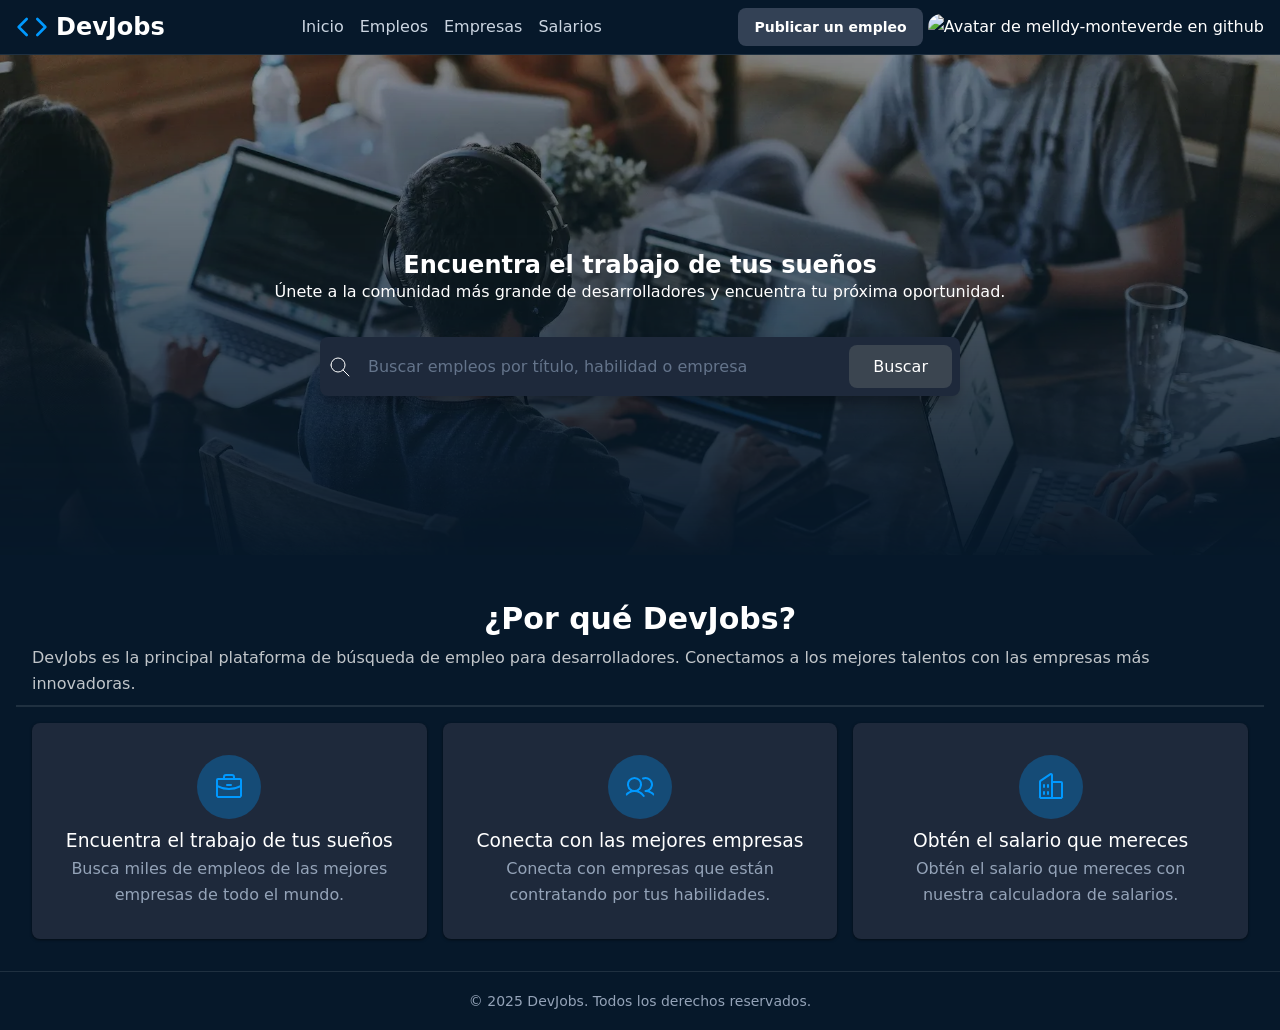
<file: index.html>
<!doctype html>
<html lang="es">
  <head>
    <title>DevJobs - Inicio</title>
    <meta charset="UTF-8" />
    <meta
      name="description"
      content="Encuentra las mejores ofertas de trabajo para desarrolladores en DevJobs."
    />
    <meta
      property="og:title"
      content="DevJobs | Encuentra tu próximo trabajo como desarrollador"
    />
    <meta
      property="og:description"
      content="Únete a la comunidad más grande de desarrolladores y encuentra tu próxima oportunidad."
    />
    <meta property="og:image" content="" />
    <meta property="og:url" content="" />
    <meta property="og:type" content="website" />
    <meta property="og:site_name" content="DevJobs" />
    <meta property="og:locale" content="es_ES" />
    <link rel="stylesheet" href="./css/styles.css" />
    <script type="module" src="./js/index.js"></script>
  </head>

  <body>
    <header>
      <h1>
        <svg
          fill="none"
          stroke="currentColor"
          stroke-linecap="round"
          stroke-linejoin="round"
          stroke-width="2"
          viewBox="0 0 24 24"
          xmlns="http://www.w3.org/2000/svg"
        >
          <polyline points="16 18 22 12 16 6"></polyline>
          <polyline points="8 6 2 12 8 18"></polyline>
        </svg>
        DevJobs
      </h1>

      <nav>
        <!-- <a href="" target="_blank" rel="noopener noreferrer">pagina externa</a> -->
        <!--hacer esto para enlaces externos por seguridad-->
        <a href="">Inicio</a>
        <a href="./pages/empleos.html">Empleos</a>
        <a href="./pages/empresas.html">Empresas</a>
        <a href="./pages/salarios.html">Salarios</a>
      </nav>

      <div>
        <a href="">Publicar un empleo</a>
        <!-- <a href="">Iniciar sesión</a> -->
        <devjobs-avatar
          class=""
          service="github"
          username="melldy-monteverde"
          size="40"
        ></devjobs-avatar>
      </div>
    </header>

    <main>
      <section>
        <img src="./background.webp" width="200" />

        <h1>Encuentra el trabajo de tus sueños</h1>

        <p>
          Únete a la comunidad más grande de desarrolladores y encuentra tu
          próxima oportunidad.
        </p>

        <form role="search">
          <div>
            <svg
              xmlns="http://www.w3.org/2000/svg"
              width="24"
              height="24"
              viewBox="0 0 24 24"
              fill="none"
              stroke="currentColor"
              stroke-width="1"
              stroke-linecap="round"
              stroke-linejoin="round"
              class="icon icon-tabler icons-tabler-outline icon-tabler-search"
            >
              <path stroke="none" d="M0 0h24v24H0z" fill="none" />
              <path d="M10 10m-7 0a7 7 0 1 0 14 0a7 7 0 1 0 -14 0" />
              <path d="M21 21l-6 -6" />
            </svg>

            <input
              required
              type="text"
              placeholder="Buscar empleos por título, habilidad o empresa"
            />

            <button type="submit">Buscar</button>
          </div>
        </form>
      </section>

      <section>
        <header>
          <h2>¿Por qué DevJobs?</h2>
          <p>
            DevJobs es la principal plataforma de búsqueda de empleo para
            desarrolladores. Conectamos a los mejores talentos con las empresas
            más innovadoras.
          </p>
        </header>

        <footer>
          <article>
            <svg
              fill="currentColor"
              height="32"
              viewBox="0 0 256 256"
              width="32"
              xmlns="http://www.w3.org/2000/svg"
              aria-hidden="true"
            >
              <path
                d="M216,56H176V48a24,24,0,0,0-24-24H104A24,24,0,0,0,80,48v8H40A16,16,0,0,0,24,72V200a16,16,0,0,0,16,16H216a16,16,0,0,0,16-16V72A16,16,0,0,0,216,56ZM96,48a8,8,0,0,1,8-8h48a8,8,0,0,1,8,8v8H96ZM216,72v41.61A184,184,0,0,1,128,136a184.07,184.07,0,0,1-88-22.38V72Zm0,128H40V131.64A200.19,200.19,0,0,0,128,152a200.25,200.25,0,0,0,88-20.37V200ZM104,112a8,8,0,0,1,8-8h32a8,8,0,0,1,0,16H112A8,8,0,0,1,104,112Z"
              ></path>
            </svg>
            <h3>Encuentra el trabajo de tus sueños</h3>
            <p>
              Busca miles de empleos de las mejores empresas de todo el mundo.
            </p>
          </article>

          <article>
            <svg
              fill="currentColor"
              height="32"
              viewBox="0 0 256 256"
              width="32"
              xmlns="http://www.w3.org/2000/svg"
              aria-hidden="true"
            >
              <path
                d="M117.25,157.92a60,60,0,1,0-66.5,0A95.83,95.83,0,0,0,3.53,195.63a8,8,0,1,0,13.4,8.74,80,80,0,0,1,134.14,0,8,8,0,0,0,13.4-8.74A95.83,95.83,0,0,0,117.25,157.92ZM40,108a44,44,0,1,1,44,44A44.05,44.05,0,0,1,40,108Zm210.14,98.7a8,8,0,0,1-11.07-2.33A79.83,79.83,0,0,0,172,168a8,8,0,0,1,0-16,44,44,0,1,0-16.34-84.87,8,8,0,1,1-5.94-14.85,60,60,0,0,1,55.53,105.64,95.83,95.83,0,0,1,47.22,37.71A8,8,0,0,1,250.14,206.7Z"
              ></path>
            </svg>
            <h3>Conecta con las mejores empresas</h3>
            <p>
              Conecta con empresas que están contratando por tus habilidades.
            </p>
          </article>

          <article>
            <svg
              fill="currentColor"
              height="32"
              viewBox="0 0 256 256"
              width="32"
              xmlns="http://www.w3.org/2000/svg"
              aria-hidden="true"
            >
              <path
                d="M240,208H224V96a16,16,0,0,0-16-16H144V32a16,16,0,0,0-24.88-13.32L39.12,72A16,16,0,0,0,32,85.34V208H16a8,8,0,0,0,0,16H240a8,8,0,0,0,0-16ZM208,96V208H144V96ZM48,85.34,128,32V208H48ZM112,112v16a8,8,0,0,1-16,0V112a8,8,0,1,1,16,0Zm-32,0v16a8,8,0,0,1-16,0V112a8,8,0,1,1,16,0Zm0,56v16a8,8,0,0,1-16,0V168a8,8,0,0,1,16,0Zm32,0v16a8,8,0,0,1-16,0V168a8,8,0,0,1,16,0Z"
              ></path>
            </svg>
            <h3>Obtén el salario que mereces</h3>
            <p>
              Obtén el salario que mereces con nuestra calculadora de salarios.
            </p>
          </article>
        </footer>
      </section>
    </main>

    <footer>
      <small>&copy; 2025 DevJobs. Todos los derechos reservados.</small>
    </footer>
  </body>
</html>
</file>
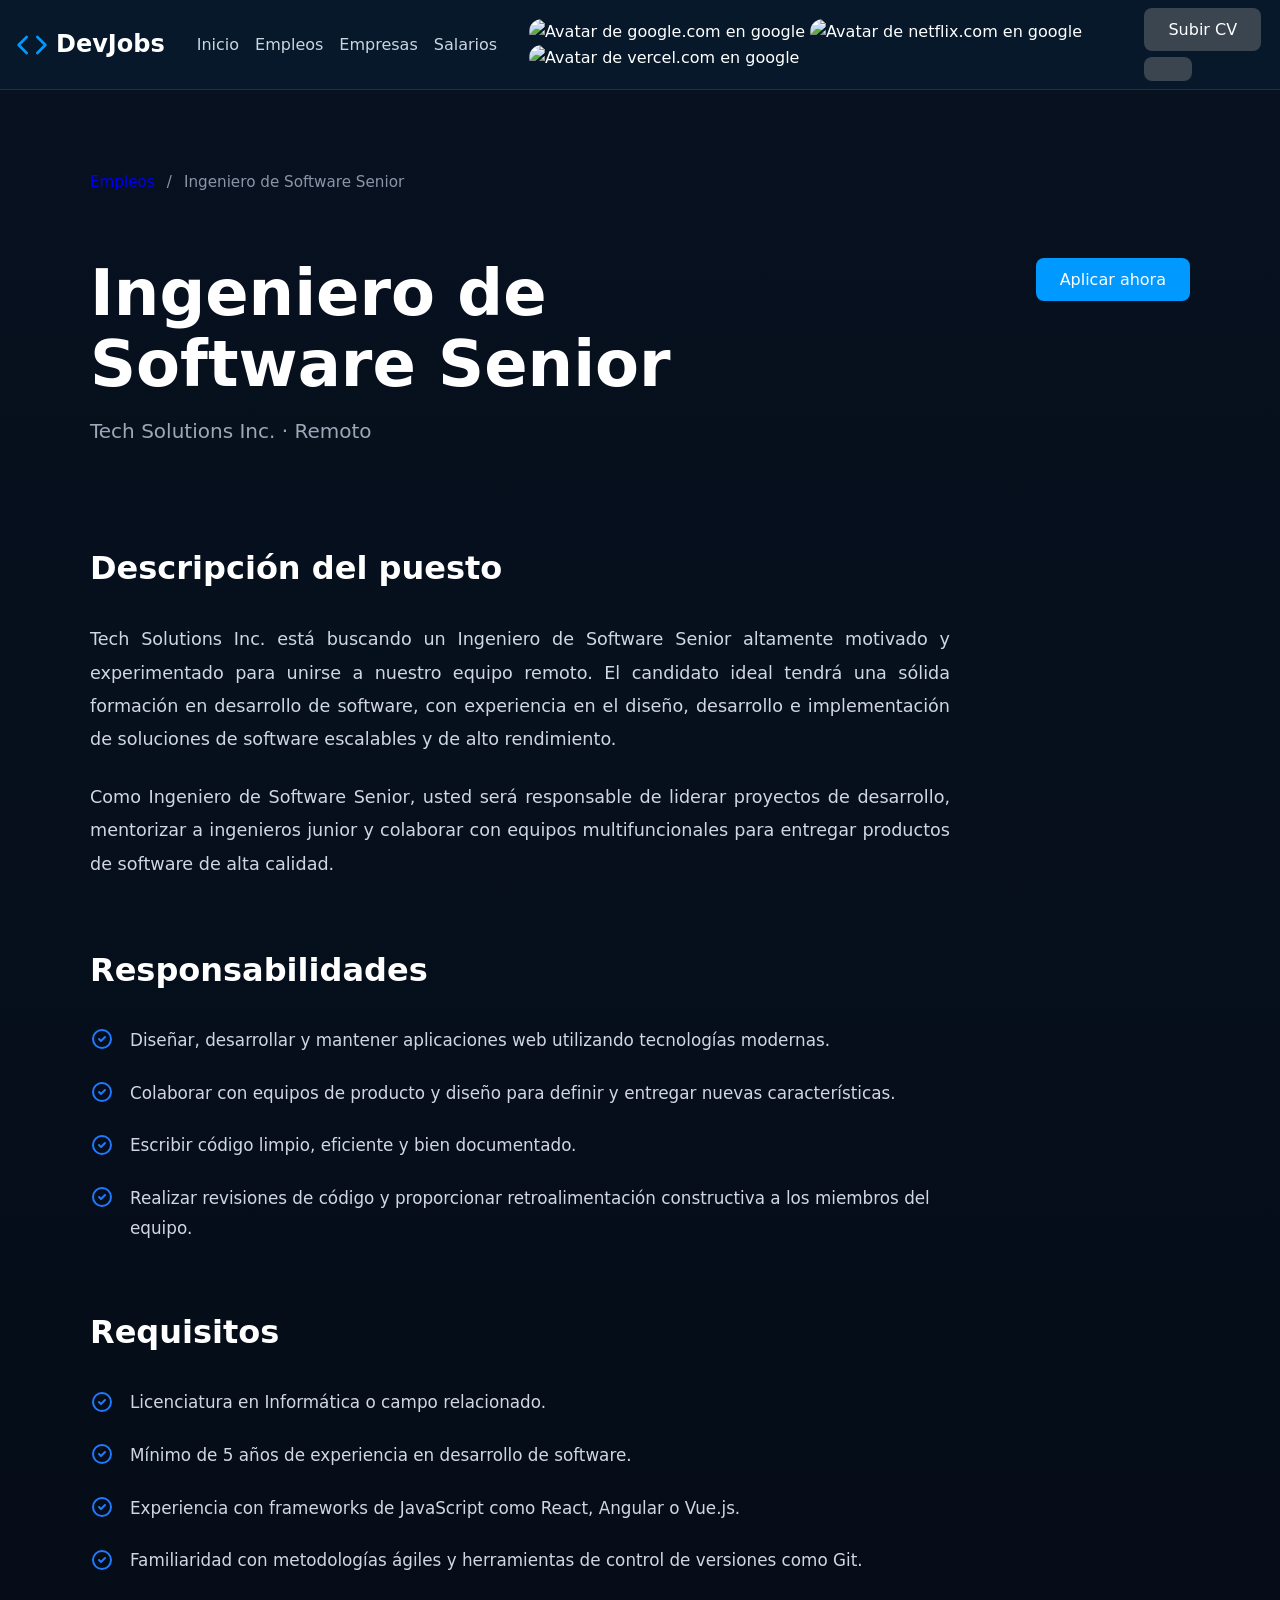
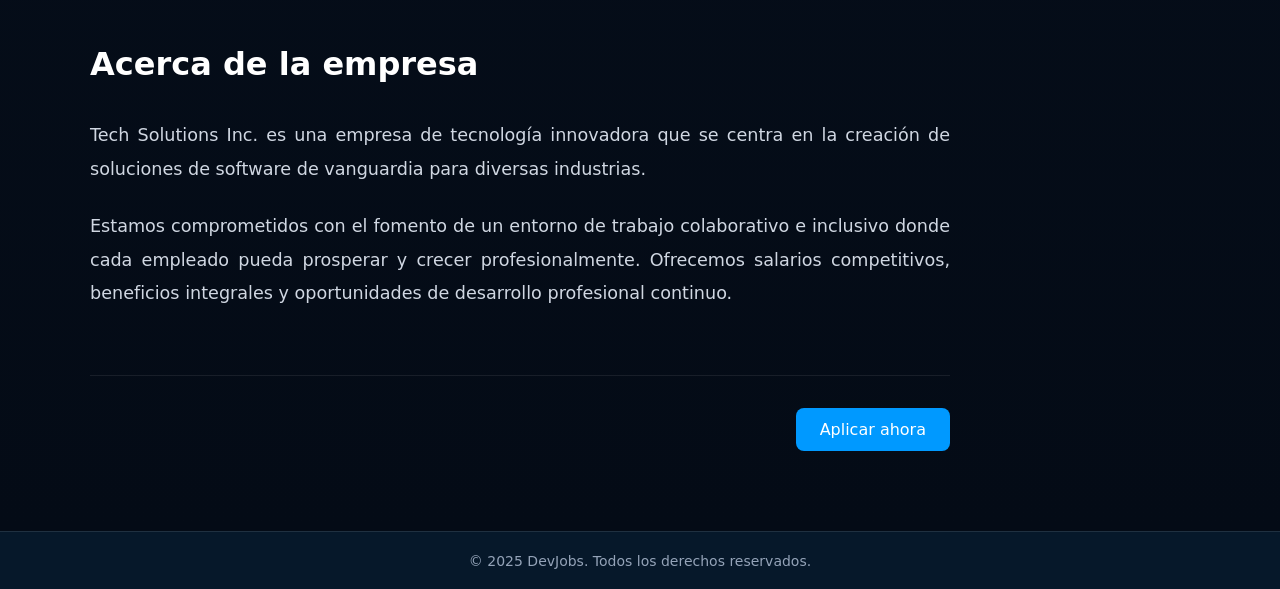
<file: pages/detalleEmpleo.html>
<!doctype html>
<html lang="es">
  <head>
    <title>DevJobs - Empleos</title>
    <meta charset="UTF-8" />
    <meta
      name="description"
      content="Listado con empleos y filtros para encontrar el trabajo de tus sueños."
    />
    <meta
      property="og:title"
      content="DevJobs | Encuentra tu próximo trabajo como desarrollador"
    />
    <meta
      property="og:description"
      content="Únete a la comunidad más grande de desarrolladores y encuentra tu próxima oportunidad."
    />
    <meta property="og:image" content="" />
    <meta property="og:url" content="" />
    <meta property="og:type" content="website" />
    <meta property="og:site_name" content="DevJobs" />
    <meta property="og:locale" content="es_ES" />

    <link rel="stylesheet" href="../css/styles.css" />
    <script type="module" src="../js/index.js"></script>
  </head>

  <body>
    <header>
      <h1>
        <svg
          fill="none"
          stroke="currentColor"
          stroke-linecap="round"
          stroke-linejoin="round"
          stroke-width="2"
          viewBox="0 0 24 24"
          xmlns="http://www.w3.org/2000/svg"
        >
          <polyline points="16 18 22 12 16 6"></polyline>
          <polyline points="8 6 2 12 8 18"></polyline>
        </svg>
        DevJobs
      </h1>

      <nav>
        <a href="../index.html">Inicio</a>
        <a href="../pages/empleos.html">Empleos</a>
        <a href="../pages/empresas.html">Empresas</a>
        <a href="../pages/salarios.html">Salarios</a>
      </nav>
      <div>
        <devjobs-avatar service="google" username="google.com" size="32">
        </devjobs-avatar>

        <devjobs-avatar service="google" username="netflix.com" size="32">
        </devjobs-avatar>

        <devjobs-avatar service="google" username="vercel.com" size="32">
        </devjobs-avatar>
      </div>
      <div class="">
        <button class="">Subir CV</button>
        <button class=""></button>
      </div>
    </header>

    <main>
      <main class="jobs-details">
        <div class="container">
          <!-- Breadcrumb -->
          <div class="jobs-details-breadcrumb">
            <a href="./empleos.html">Empleos</a> <span>/</span>
            <span>Ingeniero de Software Senior</span>
          </div>
          <!-- Header -->
          <div class="jobs-details-header">
            <div class="jobs-details-info">
              <h1 class="jobs-details-title">Ingeniero de Software Senior</h1>
              <p class="jobs-details-company">Tech Solutions Inc. · Remoto</p>
            </div>
            <button class="button-apply-job">Aplicar ahora</button>
          </div>
          <!-- Content -->
          <div class="jobs-details-content">
            <!-- Descripción -->
            <section class="jobs-details-section">
              <h2 class="jobs-details-section-title">Descripción del puesto</h2>
              <p class="jobs-details-text">
                Tech Solutions Inc. está buscando un Ingeniero de Software
                Senior altamente motivado y experimentado para unirse a nuestro
                equipo remoto. El candidato ideal tendrá una sólida formación en
                desarrollo de software, con experiencia en el diseño, desarrollo
                e implementación de soluciones de software escalables y de alto
                rendimiento.
              </p>
              <p class="jobs-details-text">
                Como Ingeniero de Software Senior, usted será responsable de
                liderar proyectos de desarrollo, mentorizar a ingenieros junior
                y colaborar con equipos multifuncionales para entregar productos
                de software de alta calidad.
              </p>
            </section>
            <!-- Responsabilidades -->
            <section class="jobs-details-section">
              <h2 class="jobs-details-section-title">Responsabilidades</h2>
              <ul class="jobs-details-list">
                <li class="jobs-details-list-item">
                  <svg
                    class="jobs-details-list-icon"
                    xmlns="http://www.w3.org/2000/svg"
                    width="24"
                    height="24"
                    viewBox="0 0 24 24"
                    fill="none"
                    stroke="currentColor"
                    stroke-width="2"
                    stroke-linecap="round"
                    stroke-linejoin="round"
                  >
                    <path stroke="none" d="M0 0h24H0z" fill="none" />
                    <path d="M3 12a9 9 0 1 0 18 0a9 9 0 1 0 -18 0" />
                    <path d="M9 12l2 2l4 -4" />
                  </svg>
                  <span>
                    Diseñar, desarrollar y mantener aplicaciones web utilizando
                    tecnologías modernas.
                  </span>
                </li>
                <li class="jobs-details-list-item">
                  <svg
                    class="jobs-details-list-icon"
                    xmlns="http://www.w3.org/2000/svg"
                    width="24"
                    height="24"
                    viewBox="0 0 24 24"
                    fill="none"
                    stroke="currentColor"
                    stroke-width="2"
                    stroke-linecap="round"
                    stroke-linejoin="round"
                  >
                    <path stroke="none" d="M0 0h24H0z" fill="none" />
                    <path d="M3 12a9 9 0 1 0 18 0a9 9 0 1 0 -18 0" />
                    <path d="M9 12l2 2l4 -4" />
                  </svg>
                  <span>
                    Colaborar con equipos de producto y diseño para definir y
                    entregar nuevas características.
                  </span>
                </li>
                <li class="jobs-details-list-item">
                  <svg
                    class="jobs-details-list-icon"
                    xmlns="http://www.w3.org/2000/svg"
                    width="24"
                    height="24"
                    viewBox="0 0 24 24"
                    fill="none"
                    stroke="currentColor"
                    stroke-width="2"
                    stroke-linecap="round"
                    stroke-linejoin="round"
                  >
                    <path stroke="none" d="M0 0h24H0z" fill="none" />
                    <path d="M3 12a9 9 0 1 0 18 0a9 9 0 1 0 -18 0" />
                    <path d="M9 12l2 2l4 -4" />
                  </svg>
                  <span>
                    Escribir código limpio, eficiente y bien documentado.
                  </span>
                </li>
                <li class="jobs-details-list-item">
                  <svg
                    class="jobs-details-list-icon"
                    xmlns="http://www.w3.org/2000/svg"
                    width="24"
                    height="24"
                    viewBox="0 0 24 24"
                    fill="none"
                    stroke="currentColor"
                    stroke-width="2"
                    stroke-linecap="round"
                    stroke-linejoin="round"
                  >
                    <path stroke="none" d="M0 0h24H0z" fill="none" />
                    <path d="M3 12a9 9 0 1 0 18 0a9 9 0 1 0 -18 0" />
                    <path d="M9 12l2 2l4 -4" />
                  </svg>
                  <span>
                    Realizar revisiones de código y proporcionar
                    retroalimentación constructiva a los miembros del equipo.
                  </span>
                </li>
              </ul>
            </section>
            <!-- Requisitos -->
            <section class="jobs-details-section">
              <h2 class="jobs-details-section-title">Requisitos</h2>
              <ul class="jobs-details-list">
                <li class="jobs-details-list-item">
                  <svg
                    class="jobs-details-list-icon"
                    xmlns="http://www.w3.org/2000/svg"
                    width="24"
                    height="24"
                    viewBox="0 0 24 24"
                    fill="none"
                    stroke="currentColor"
                    stroke-width="2"
                    stroke-linecap="round"
                    stroke-linejoin="round"
                  >
                    <path stroke="none" d="M0 0h24H0z" fill="none" />
                    <path d="M3 12a9 9 0 1 0 18 0a9 9 0 1 0 -18 0" />
                    <path d="M9 12l2 2l4 -4" />
                  </svg>
                  <span>
                    Licenciatura en Informática o campo relacionado.
                  </span>
                </li>
                <li class="jobs-details-list-item">
                  <svg
                    class="jobs-details-list-icon"
                    xmlns="http://www.w3.org/2000/svg"
                    width="24"
                    height="24"
                    viewBox="0 0 24 24"
                    fill="none"
                    stroke="currentColor"
                    stroke-width="2"
                    stroke-linecap="round"
                    stroke-linejoin="round"
                  >
                    <path stroke="none" d="M0 0h24H0z" fill="none" />
                    <path d="M3 12a9 9 0 1 0 18 0a9 9 0 1 0 -18 0" />
                    <path d="M9 12l2 2l4 -4" />
                  </svg>
                  <span>
                    Mínimo de 5 años de experiencia en desarrollo de software.
                  </span>
                </li>
                <li class="jobs-details-list-item">
                  <svg
                    class="jobs-details-list-icon"
                    xmlns="http://www.w3.org/2000/svg"
                    width="24"
                    height="24"
                    viewBox="0 0 24 24"
                    fill="none"
                    stroke="currentColor"
                    stroke-width="2"
                    stroke-linecap="round"
                    stroke-linejoin="round"
                  >
                    <path stroke="none" d="M0 0h24H0z" fill="none" />
                    <path d="M3 12a9 9 0 1 0 18 0a9 9 0 1 0 -18 0" />
                    <path d="M9 12l2 2l4 -4" />
                  </svg>
                  <span>
                    Experiencia con frameworks de JavaScript como React, Angular
                    o Vue.js.
                  </span>
                </li>
                <li class="jobs-details-list-item">
                  <svg
                    class="jobs-details-list-icon"
                    xmlns="http://www.w3.org/2000/svg"
                    width="24"
                    height="24"
                    viewBox="0 0 24 24"
                    fill="none"
                    stroke="currentColor"
                    stroke-width="2"
                    stroke-linecap="round"
                    stroke-linejoin="round"
                  >
                    <path stroke="none" d="M0 0h24H0z" fill="none" />
                    <path d="M3 12a9 9 0 1 0 18 0a9 9 0 1 0 -18 0" />
                    <path d="M9 12l2 2l4 -4" />
                  </svg>
                  <span>
                    Familiaridad con metodologías ágiles y herramientas de
                    control de versiones como Git.
                  </span>
                </li>
              </ul>
            </section>
            <!-- Empresa -->
            <section class="jobs-details-section">
              <h2 class="jobs-details-section-title">Acerca de la empresa</h2>
              <p class="jobs-details-text">
                Tech Solutions Inc. es una empresa de tecnología innovadora que
                se centra en la creación de soluciones de software de vanguardia
                para diversas industrias.
              </p>
              <p class="jobs-details-text">
                Estamos comprometidos con el fomento de un entorno de trabajo
                colaborativo e inclusivo donde cada empleado pueda prosperar y
                crecer profesionalmente. Ofrecemos salarios competitivos,
                beneficios integrales y oportunidades de desarrollo profesional
                continuo.
              </p>
            </section>
            <!-- CTA -->
            <div class="jobs-details-footer">
              <button class="button-apply-job">Aplicar ahora</button>
            </div>
          </div>
        </div>
      </main>
    </main>

    <footer>
      <small>&copy; 2025 DevJobs. Todos los derechos reservados.</small>
    </footer>
  </body>
</html>
</file>
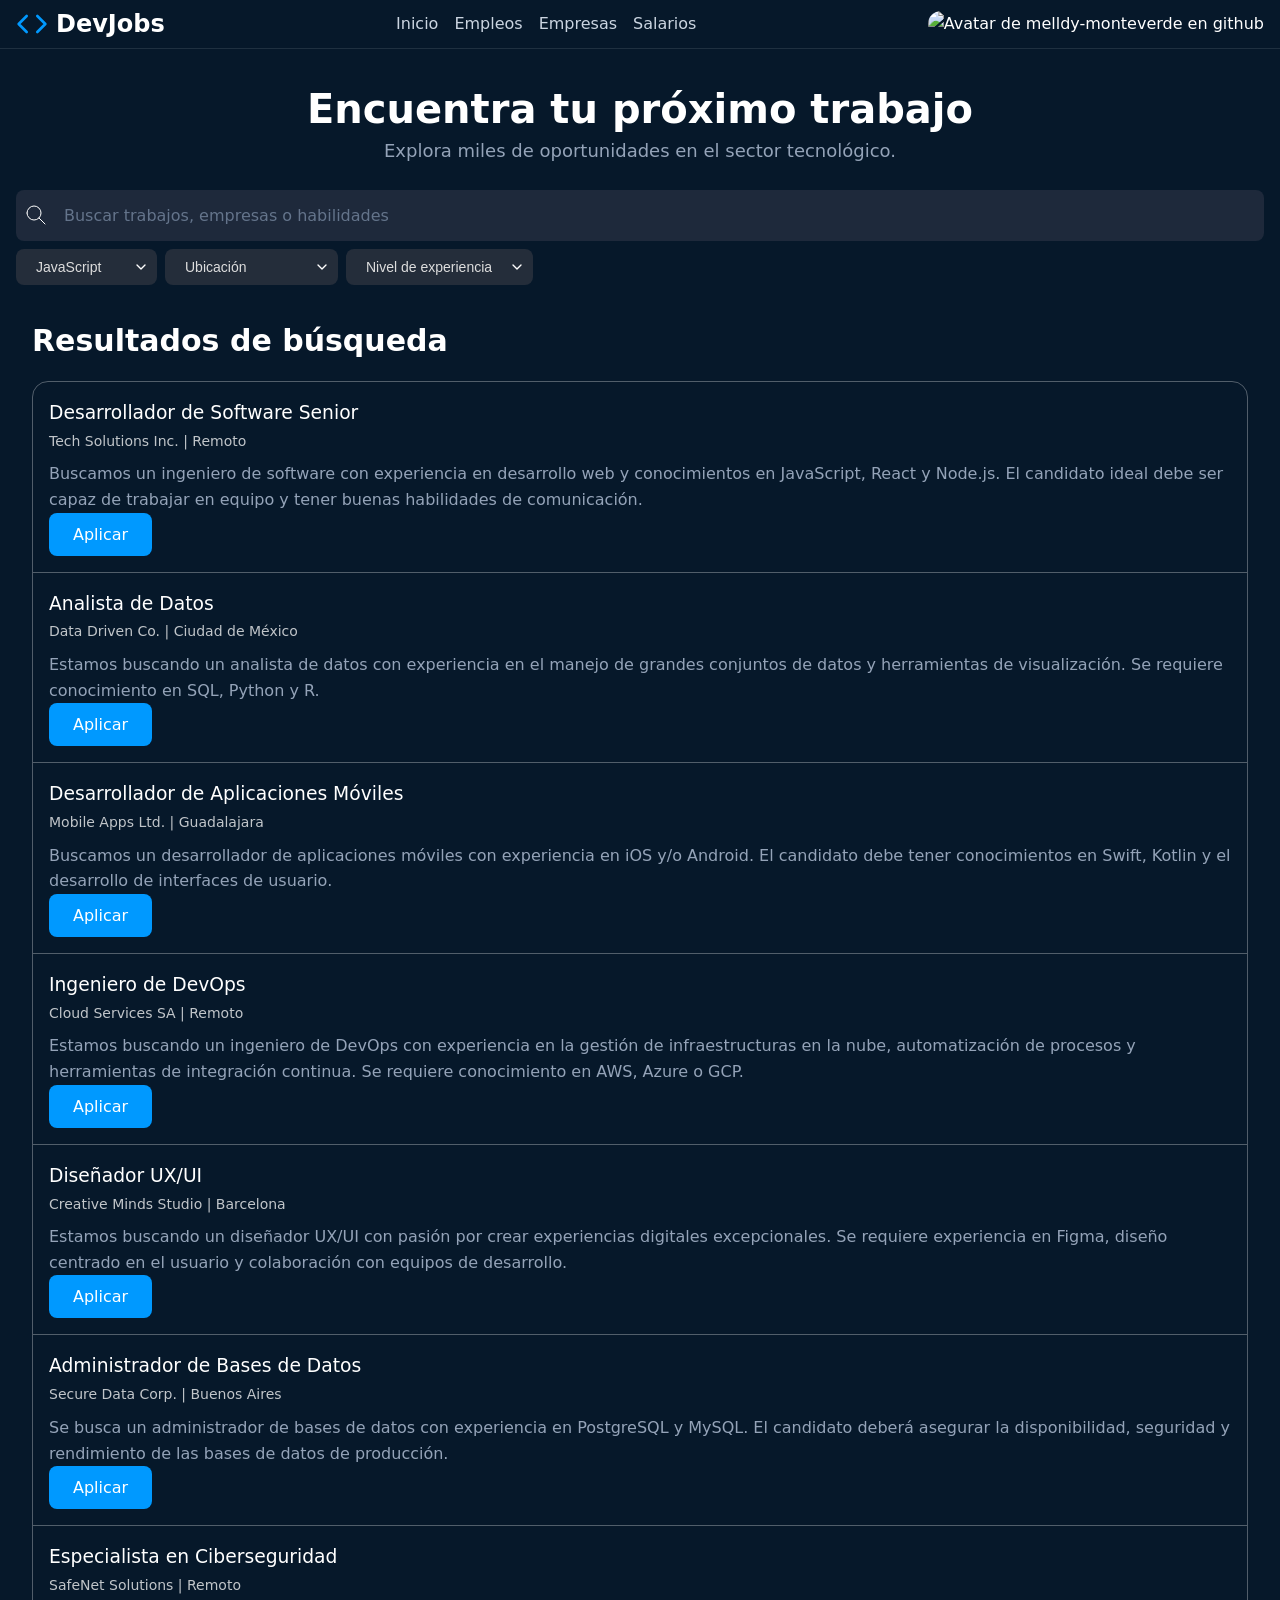
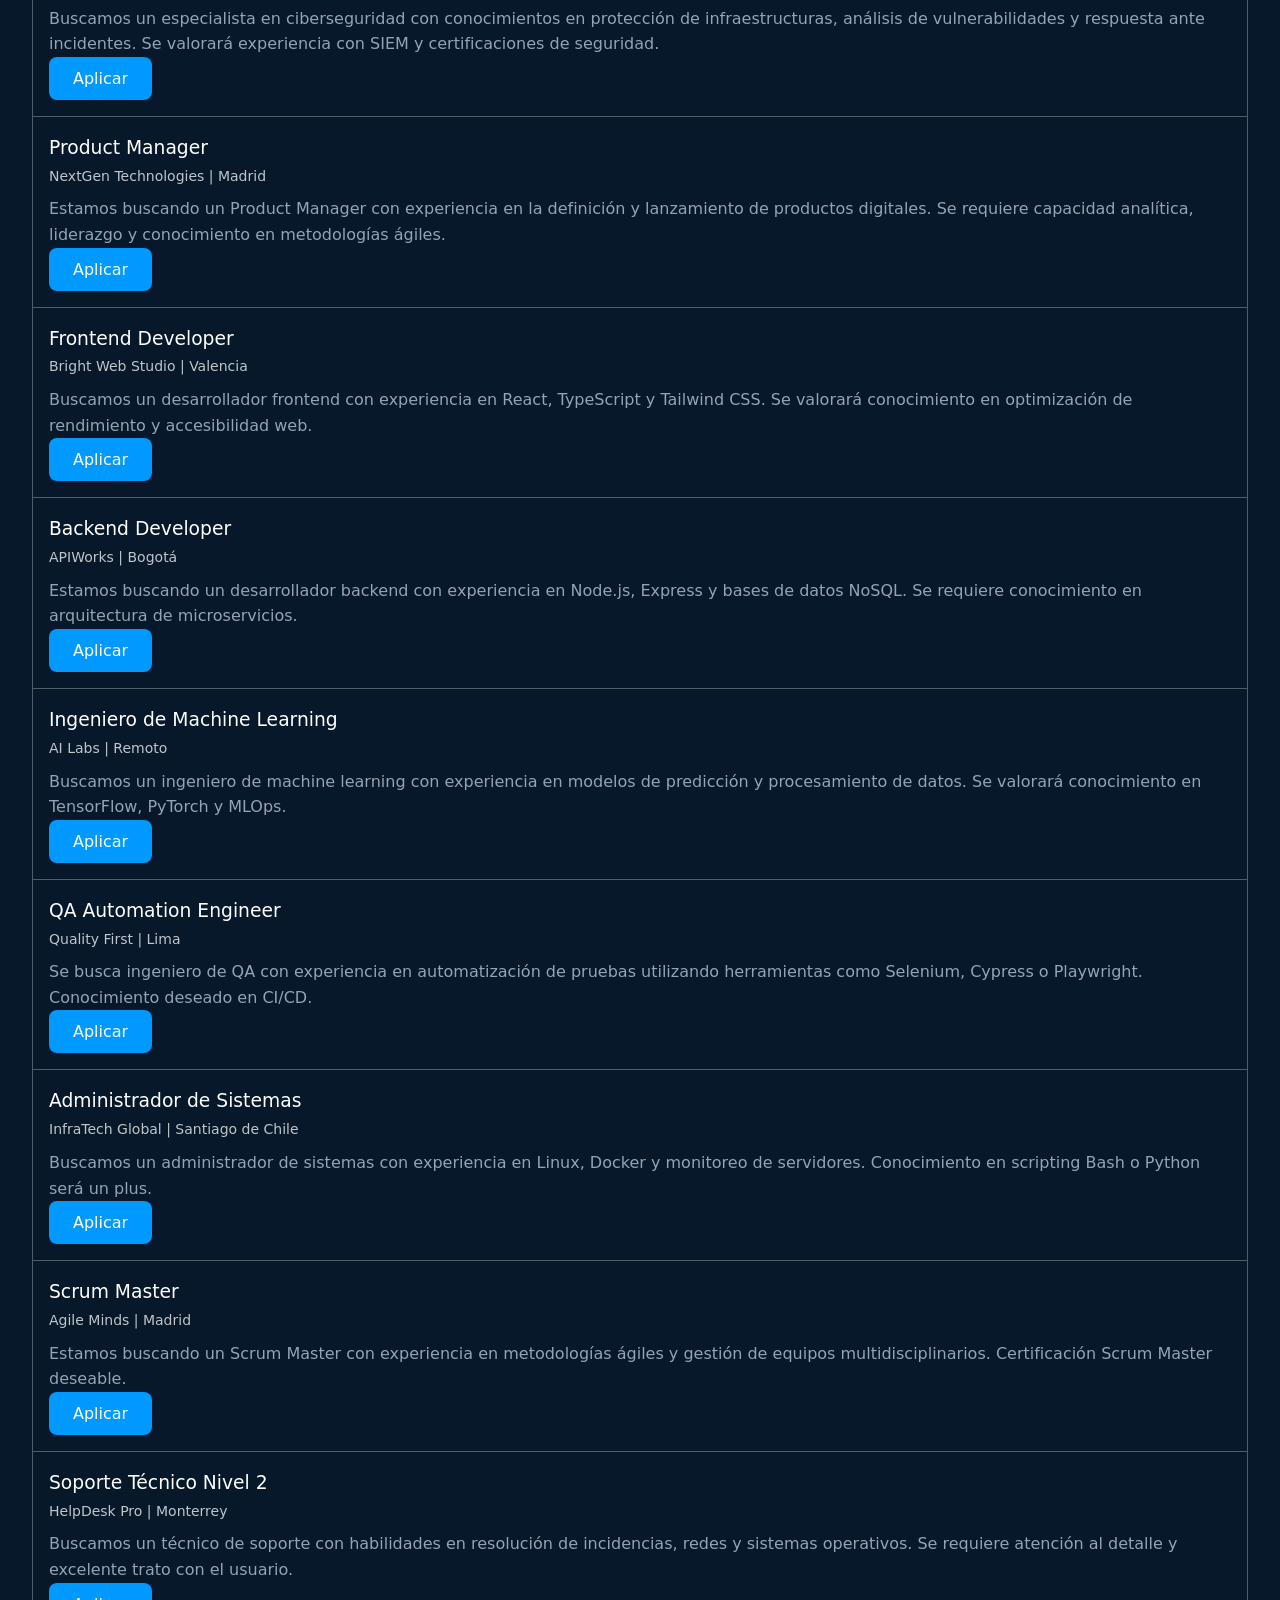
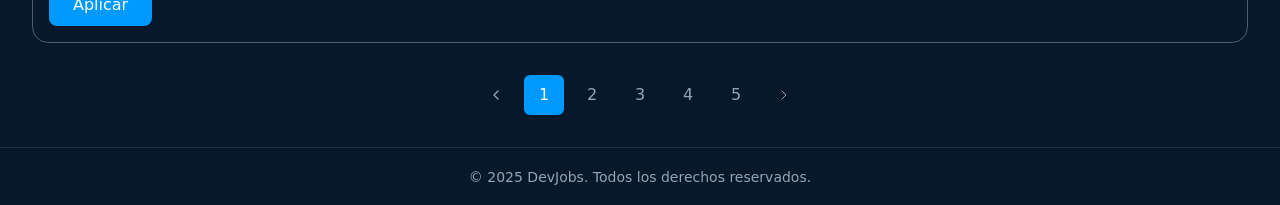
<file: pages/empleos.html>
<!doctype html>
<html lang="es">
  <head>
    <title>DevJobs - Empleos</title>
    <meta charset="UTF-8" />
    <meta
      name="description"
      content="Listado con empleos y filtros para encontrar el trabajo de tus sueños."
    />
    <meta
      property="og:title"
      content="DevJobs | Encuentra tu próximo trabajo como desarrollador"
    />
    <meta
      property="og:description"
      content="Únete a la comunidad más grande de desarrolladores y encuentra tu próxima oportunidad."
    />
    <meta property="og:image" content="" />
    <meta property="og:url" content="" />
    <meta property="og:type" content="website" />
    <meta property="og:site_name" content="DevJobs" />
    <meta property="og:locale" content="es_ES" />

    <link rel="stylesheet" href="../css/styles.css" />
    <script type="module" src="../js/index.js"></script>
  </head>

  <body>
    <header>
      <h1>
        <svg
          fill="none"
          stroke="currentColor"
          stroke-linecap="round"
          stroke-linejoin="round"
          stroke-width="2"
          viewBox="0 0 24 24"
          xmlns="http://www.w3.org/2000/svg"
        >
          <polyline points="16 18 22 12 16 6"></polyline>
          <polyline points="8 6 2 12 8 18"></polyline>
        </svg>
        DevJobs
      </h1>

      <nav>
        <a href="../index.html">Inicio</a>
        <a href="">Empleos</a>
        <a href="./pages/empresas.html">Empresas</a>
        <a href="./pages/salarios.html">Salarios</a>
      </nav>
      
      <div class="icons-avatar-container">
        <devjobs-avatar class="" service="github" username="melldy-monteverde" size="40"></devjobs-avatar>
      </div>
    </header>

    <main>
      <section class="jobs-search">
        <h1>Encuentra tu próximo trabajo</h1>
        <p>Explora miles de oportunidades en el sector tecnológico.</p>

        <form id="empleos-search-form" role="search">
          <div class="search-bar">
            <svg
              xmlns="http://www.w3.org/2000/svg"
              width="24"
              height="24"
              viewBox="0 0 24 24"
              fill="none"
              stroke="currentColor"
              stroke-width="1"
              stroke-linecap="round"
              stroke-linejoin="round"
              class="icon icon-tabler icons-tabler-outline icon-tabler-search"
            >
              <path stroke="none" d="M0 0h24v24H0z" fill="none" />
              <path d="M10 10m-7 0a7 7 0 1 0 14 0a7 7 0 1 0 -14 0" />
              <path d="M21 21l-6 -6" />
            </svg>

            <input
              name="search"
              id="empleos-search-input"
              required
              type="text"
              placeholder="Buscar trabajos, empresas o habilidades"
            />
          </div>

          <div class="search-filters">
            <select name="technology" id="filter-technology">
              <opton value="">Tecnología</option>
              <optgroup label="Tecnologías populares">
                <option value="javascript">JavaScript</option>
                <option value="python">Python</option>
                <option value="react">React</option>
                <option value="node">Node.js</option>
                <option value="mobile">Mobile</option>
              </optgroup>
              <option value="java">Java</option>

              <option value="csharp">C#</option>
              <option value="c">C</option>
              <option value="c++">C++</option>

              <option value="ruby">Ruby</option>
              <option value="php">PHP</option>
            </select>

            <select name="location" id="filter-location">
              <option value="">Ubicación</option>
              <option value="remoto">Remoto</option>
              <option value="cdmx">Ciudad de México</option>
              <option value="guadalajara">Guadalajara</option>
              <option value="monterrey">Monterrey</option>
              <option value="barcelona">Barcelona</option>
              <option value="madrid">Madrid</option>
              <option value="bsas">Buenos Aires</option>
            </select>

            <select name="experience-level" id="filter-experience-level">
              <option value="">Nivel de experiencia</option>
              <option value="junior">Junior</option>
              <option value="mid">Mid-level</option>
              <option value="senior">Senior</option>
              <option value="lead">Lead</option>
            </select>
          </div>
        </form>

        <span id="filter-selected-value"></span>
      </section>

      <section class="jobs-results">
        <div class="jobs-results-container">
          <h2>Resultados de búsqueda</h2>
          <div id="jobs-container" class="jobs-listings">
            <!-- Aquí se insertan los empleos dinámicamente -->
          </div>
        </div>
        <nav class="pagination" id="pagination">
          <a href="#"
            ><svg
              width="16"
              height="16"
              viewBox="0 0 24 24"
              fill="none"
              stroke="currentColor"
              stroke-width="2"
              stroke-linecap="round"
              stroke-linejoin="round"
            >
              <path stroke="none" d="M0 0h24v24H0z" fill="none" />
              <path d="M15 6l-6 6l6 6" />
            </svg>
          </a>
          <a class="is-active" href="#">1</a>
          <a href="#">2</a>
          <a href="#">3</a>
          <a href="#">4</a>
          <a href="#">5</a>
          <a href="#"
            ><svg
              width="16"
              height="16"
              viewBox="0 0 24 24"
              fill="none"
              stroke="currentColor"
              stroke-width="1.5"
              stroke-linecap="round"
              stroke-linejoin="round"
              class="icon icon-tabler icons-tabler-outline icon-tabler-chevron-right"
            >
              <path stroke="none" d="M0 0h24v24H0z" fill="none" />
              <path d="M9 6l6 6l-6 6" />
            </svg>
          </a>
        </nav>
      </section>
    </main>

    <footer>
      <small>&copy; 2025 DevJobs. Todos los derechos reservados.</small>
    </footer>
  </body>
</html>
</file>
<file: css/styles.css>
* {
  margin: 0;
  padding: 0;
  box-sizing: border-box;
}

:root {
  --primary: #3b4550;
  --primary-dark: #0a3d66;
  --primary-hover: #0d5ba8;
  --primary-light: #09f;
  --background: #06182a;
  --text-primary: #ffffff;
  --text-secondary: #cbd5e1;
  --text-muted: #94a3b8;
  --border: rgba(255, 255, 255, 0.1);
  --card-bg: #1e293b;
  --shadow: rgba(0, 0, 0, 0.3);
  --input-bg: #1e293b;
  --hsla-example: hsla(210, 100%, 56%, 1);
}

@font-face {
  font-family: "Inter Variable";
  font-style: normal;
  font-display: swap;
  font-weight: 100 900;
  src: url(https://cdn.jsdelivr.net/fontsource/fonts/inter:vf@latest/latin-wght-normal.woff2)
    format("woff2-variations");
  unicode-range:
    U+0000-00FF, U+0131, U+0152-0153, U+02BB-02BC, U+02C6, U+02DA, U+02DC,
    U+0304, U+0308, U+0329, U+2000-206F, U+20AC, U+2122, U+2191, U+2193, U+2212,
    U+2215, U+FEFF, U+FFFD;
}

body {
  font-family: system-ui;
  background-color: var(--background);
  color: var(--text-primary);
  min-height: 100vh;
  display: flex;
  flex-direction: column;
  line-height: 1.6;
}

select {
  padding: 0.625rem 1.25rem;
  background-color: #242d3a;
  border: 0;
  border-radius: 0.5rem;
  font-size: 0.875rem;
  color: #ddd;
  cursor: pointer;
  transition: all 0.2s;
  appearance: none;
  background-image: url("data:image/svg+xml,%3Csvg xmlns='http://www.w3.org/2000/svg' width='16' height='16' viewBox='0 0 24 24' fill='none' stroke='white' stroke-width='2' stroke-linecap='round' stroke-linejoin='round'%3E%3Cpolyline points='6 9 12 15 18 9'/%3E%3C/svg%3E");
  background-repeat: no-repeat;
  background-position: right 0.5rem center;
  padding-right: 2.5rem;

  &:hover {
    background-color: var(--primary-hover);
    color: white;
  }

  &:focus {
    outline: 2px solid #1173d4;
    outline-offset: 2px;
  }

  option {
    background-color: var(--input-bg);
  }
}

/* Títulos principales */
h1 {
  font-size: 1.5rem;
  line-height: 1.2;
  text-wrap: balance;
  display: flex;
  align-items: center;
  gap: 0.5rem;

  svg {
    width: 2rem;
    height: 2rem;
    color: var(--primary-light);
  }
}

h1 + p {
  text-wrap: balance;
  margin-bottom: 2rem;
}

/* Header */
header {
  border-bottom: 1px solid var(--border);
  background: var(--background);
  padding: 0.5rem 1rem;
  display: flex;
  align-items: center;
  justify-content: space-between;
  gap: 2rem;

  h2 {
    font-size: 1.25rem;
    font-weight: 700;
    color: var(--text-primary);
  }
}

/* Navegación del header a otras páginas */
nav {
  align-items: center;
  gap: 1rem;
  display: flex;

  a {
    text-decoration: none;
    color: var(--text-secondary);
    transition: color 0.2s;
    font-weight: 500;

    &:hover,
    &:focus {
      color: var(--primary);
      outline: none;
    }
  }
}

/* Botones del Header */
header div a {
  padding: 0.5rem 1rem;
  border-radius: 0.5rem;
  background-color: #334155;
  color: var(--text-primary);
  display: inline-block;
  font-size: 0.875rem;
  font-weight: 700;
  text-decoration: none;
  /* TODO */
}

/* Hero */
main > section:nth-child(1) {
  height: 500px;
  text-align: center;
  display: flex;
  flex-direction: column;
  justify-content: center;
  align-items: center;

  h1 {
    padding-top: 36px;
  }

  & > img {
    position: absolute;
    width: 100%;
    height: 100%;
    object-fit: cover;
    z-index: -1;
    left: 0;
    right: 0;
    mask-image: linear-gradient(
      to bottom,
      rgba(16, 25, 34, 1) 5%,
      rgba(16, 25, 34, 0) 80%
    );
  }
}

/* Formulario de Búsqueda */
form {
  max-width: 42rem;
  width: 100%;
  margin: 0 auto;
  padding-inline: 1rem;
}

form > div {
  display: flex;
  align-items: center;
  background-color: var(--input-bg);
  border-radius: 0.5rem;
  box-shadow: 0 10px 15px -3px var(--shadow);
  padding: 0.5rem;
  gap: 0.5rem;
}

form span {
  padding-left: 0.75rem;
  color: var(--text-muted);
  display: flex;
  align-items: center;
  flex-shrink: 0;
}

form input[type="text"] {
  flex: 1;
  background: transparent;
  border: none;
  outline: none;
  color: var(--text-primary);
  padding: 0.75rem 0.5rem;
  font-size: 1rem;
  font-family: inherit;
}

form input[type="text"]::placeholder {
  color: #64748b;
}

button {
  padding: 0.75rem 1.5rem;
  border-radius: 0.5rem;
  background-color: var(--primary);
  color: white;
  font-weight: 400;
  border: none;
  cursor: pointer;
  transition: all 0.2s;
  font-family: inherit;
  font-size: 1rem;
  white-space: nowrap;

  &:hover,
  &:focus {
    background-color: var(--primary-hover);
    outline: 2px solid white;
    outline-offset: 2px;
  }

  &:active {
    transform: scale(0.9);
  }

  &:disabled {
    opacity: 0.5;
    pointer-events: none;
  }
}

/* Features Section */
main > section:nth-child(2) {
  padding-inline: 1rem;
  background-color: var(--background);
  padding-top: 2rem;

  & > header {
    gap: 2px;
    flex-direction: column;

    h2 {
      margin-bottom: 0;
    }

    p {
      opacity: 0.75;
    }
  }

  & > div {
    max-width: 1280px;
    margin: 0 auto;
  }
}

main > section:nth-child(2) h2 {
  font-size: 1.875rem;
  font-weight: 700;
  color: var(--text-primary);
  margin-bottom: 1rem;
}

main > section:nth-child(2) > div > div:first-child > p {
  font-size: 1.125rem;
  color: var(--text-muted);
  max-width: 42rem;
  margin: 0 auto;
}

/* Grid de Features */
main > section:nth-child(2) footer {
  display: grid;
  grid-template-columns: repeat(auto-fit, minmax(280px, 1fr));
  gap: 16px;
}

/* Footer */
footer {
  background-color: var(--background);
  border-top: 1px solid var(--border);
  text-align: center;
  padding: 16px;

  small {
    color: var(--text-muted);
    font-size: 0.875rem;
  }
}

/* Feature Cards */
article {
  background-color: var(--card-bg);
  padding: 2rem;
  margin-bottom: 16px;
  border-radius: 0.5rem;
  box-shadow: 0px 1px 3px 0px rgba(0, 0, 0, 0.5);

  svg {
    color: var(--primary-light);
    background: rgba(0, 153, 255, 0.3);
    width: 64px;
    height: 64px;
    border-radius: 100%;
    padding: 16px;
  }

  p {
    color: var(--text-muted);
  }

  h3 {
    font-weight: 500;
  }
}

.jobs-results-container,
.jobs-detail-container {
  max-width: 1280px;
  margin: 0 auto;
  padding-inline: 1rem;
}

/* Jobs Search */
.jobs-search {
  margin: 0;
  padding: 0;
  height: auto !important;

  h1 {
    font-size: 2.5rem;
    margin-bottom: 0.25rem;
  }

  p {
    font-size: 1.125rem;
    color: var(--text-muted);
    margin-bottom: 1.5rem;
  }

  .search-bar {
    background: var(--input-bg);
    padding: 0.25rem 0.5rem;
  }

  .search-filters {
    display: flex;
    flex-wrap: wrap;
    margin-top: 0.5rem;
  }

  form {
    width: 100%;
    max-width: 1280px;
  }

  form div {
    background: none;
    box-shadow: none;
    padding: 0;
  }
}

.jobs-listings {
  border: 1px solid rgba(255, 255, 255, 0.3);
  border-radius: 1rem;

  .job-listing-card {
    background: none;
    box-shadow: none;
    border-radius: 0;
    border-bottom: 1px solid rgba(255, 255, 255, 0.3);
    margin: 0;

    display: flex; /* valor original */
    align-items: start;
    justify-content: space-between;
    gap: 1rem;
    padding: 1rem;

    &.is-hidden {
      display: none;
    }

    small {
      font-size: 0.875rem;
      opacity: 0.75;
    }

    .button-apply-job {
      background: #09f;

      &.is-applied {
        background: #4caf50;
        pointer-events: none;
      }
    }
    p {
      margin-top: 0.5rem;
    }

    &:last-child {
      border-bottom: none;
    }
  }
}

.pagination {
  display: flex;
  justify-content: center;
  gap: 0.5rem;
  margin-block: 2rem;

  a {
    display: flex;
    align-items: center;
    justify-content: center;
    width: 2.5rem;
    height: 2.5rem;
    text-decoration: none;
    color: var(--text-muted);
    border-radius: 0.375rem;
    transition: all 0.3s;

    &:hover,
    &:focus {
      background-color: #fff;
    }

    &:active {
      transform: scale(0.9);
    }

    &.is-active {
      background-color: var(--primary-light);
      color: white;
      pointer-events: none;
    }
  }
}

.button-apply-job {
  background: #09f;

  &.is-applied {
    background: #4caf50;
    pointer-events: none;
  }
}

.jobs-details {
  padding: 5rem 0;
  min-height: 100vh;
  background: linear-gradient(180deg, #07111f 0%, #040b16 100%);
  color: #ffffff;

  .container {
    width: min(1100px, 90%);
    margin: 0 auto;
  }

  /* =========================
     BREADCRUMB
  ========================== */

  .jobs-details-breadcrumb {
    a {
      text-decoration: none;
    }

    display: flex;
    align-items: center;
    gap: 0.75rem;

    margin-bottom: 4rem;

    font-size: 0.95rem;
    color: #8b95a7;

    a {
      transition: color 0.2s ease;
    }

    a:hover {
      color: #1f7aff;
    }
  }

  /* =========================
     HEADER
  ========================== */

  .jobs-details-header {
    display: flex;
    align-items: flex-start;
    justify-content: space-between;
    gap: 2rem;

    margin-bottom: 4rem;

    .jobs-details-info {
      .jobs-details-title {
        margin-bottom: 1rem;

        font-size: clamp(2.8rem, 5vw, 4.2rem);
        font-weight: 800;
        line-height: 1.1;
      }

      .jobs-details-company {
        color: #9ca7b8;
        font-size: 1.25rem;
      }
    }

    .btn-primary {
      flex-shrink: 0;
    }
  }

  /* =========================
     CONTENT
  ========================== */

  .jobs-details-content {
    max-width: 860px;

    .jobs-details-section {
      margin-bottom: 4rem;

      .jobs-details-section-title {
        margin-bottom: 1.8rem;

        font-size: 2rem;
        font-weight: 700;
      }

      .jobs-details-text {
        text-align: justify;
        margin-bottom: 1.5rem;

        color: #d0d7e2;
        font-size: 1.1rem;
        line-height: 1.9;
      }

      /* =========================
         LIST
      ========================== */

      .jobs-details-list {
        display: flex;
        flex-direction: column;
        gap: 1.4rem;

        .jobs-details-list-item {
          display: flex;
          align-items: flex-start;
          gap: 1rem;

          color: #d0d7e2;
          font-size: 1.05rem;
          line-height: 1.8;

          .jobs-details-list-icon {
            flex-shrink: 0;

            width: 24px;
            height: 24px;

            margin-top: 0.15rem;

            color: #1f7aff;
          }
        }
      }
    }
  }

  /* =========================
     FOOTER
  ========================== */

  .jobs-details-footer {
    display: flex;
    justify-content: flex-end;

    margin-top: 4rem;
    padding-top: 2rem;

    border-top: 1px solid rgba(255, 255, 255, 0.08);
  }

  /* =========================
     RESPONSIVE
  ========================== */

  @media (max-width: 992px) {
    .jobs-details-header {
      flex-direction: column;
      align-items: flex-start;
    }
  }

  @media (max-width: 768px) {
    padding: 4rem 0;

    .jobs-details-breadcrumb {
      margin-bottom: 3rem;
      flex-wrap: wrap;
    }

    .jobs-details-header {
      margin-bottom: 3rem;

      .jobs-details-info {
        .jobs-details-title {
          font-size: 2.4rem;
        }

        .jobs-details-company {
          font-size: 1rem;
        }
      }
    }

    .jobs-details-content {
      .jobs-details-section {
        margin-bottom: 3rem;

        .jobs-details-section-title {
          font-size: 1.7rem;
        }

        .jobs-details-text {
          font-size: 1rem;
        }

        .jobs-details-list {
          .jobs-details-list-item {
            font-size: 1rem;
          }
        }
      }
    }

    .jobs-details-footer {
      justify-content: center;
    }

    .btn-primary {
      width: 100%;
    }
  }
}
</file>
